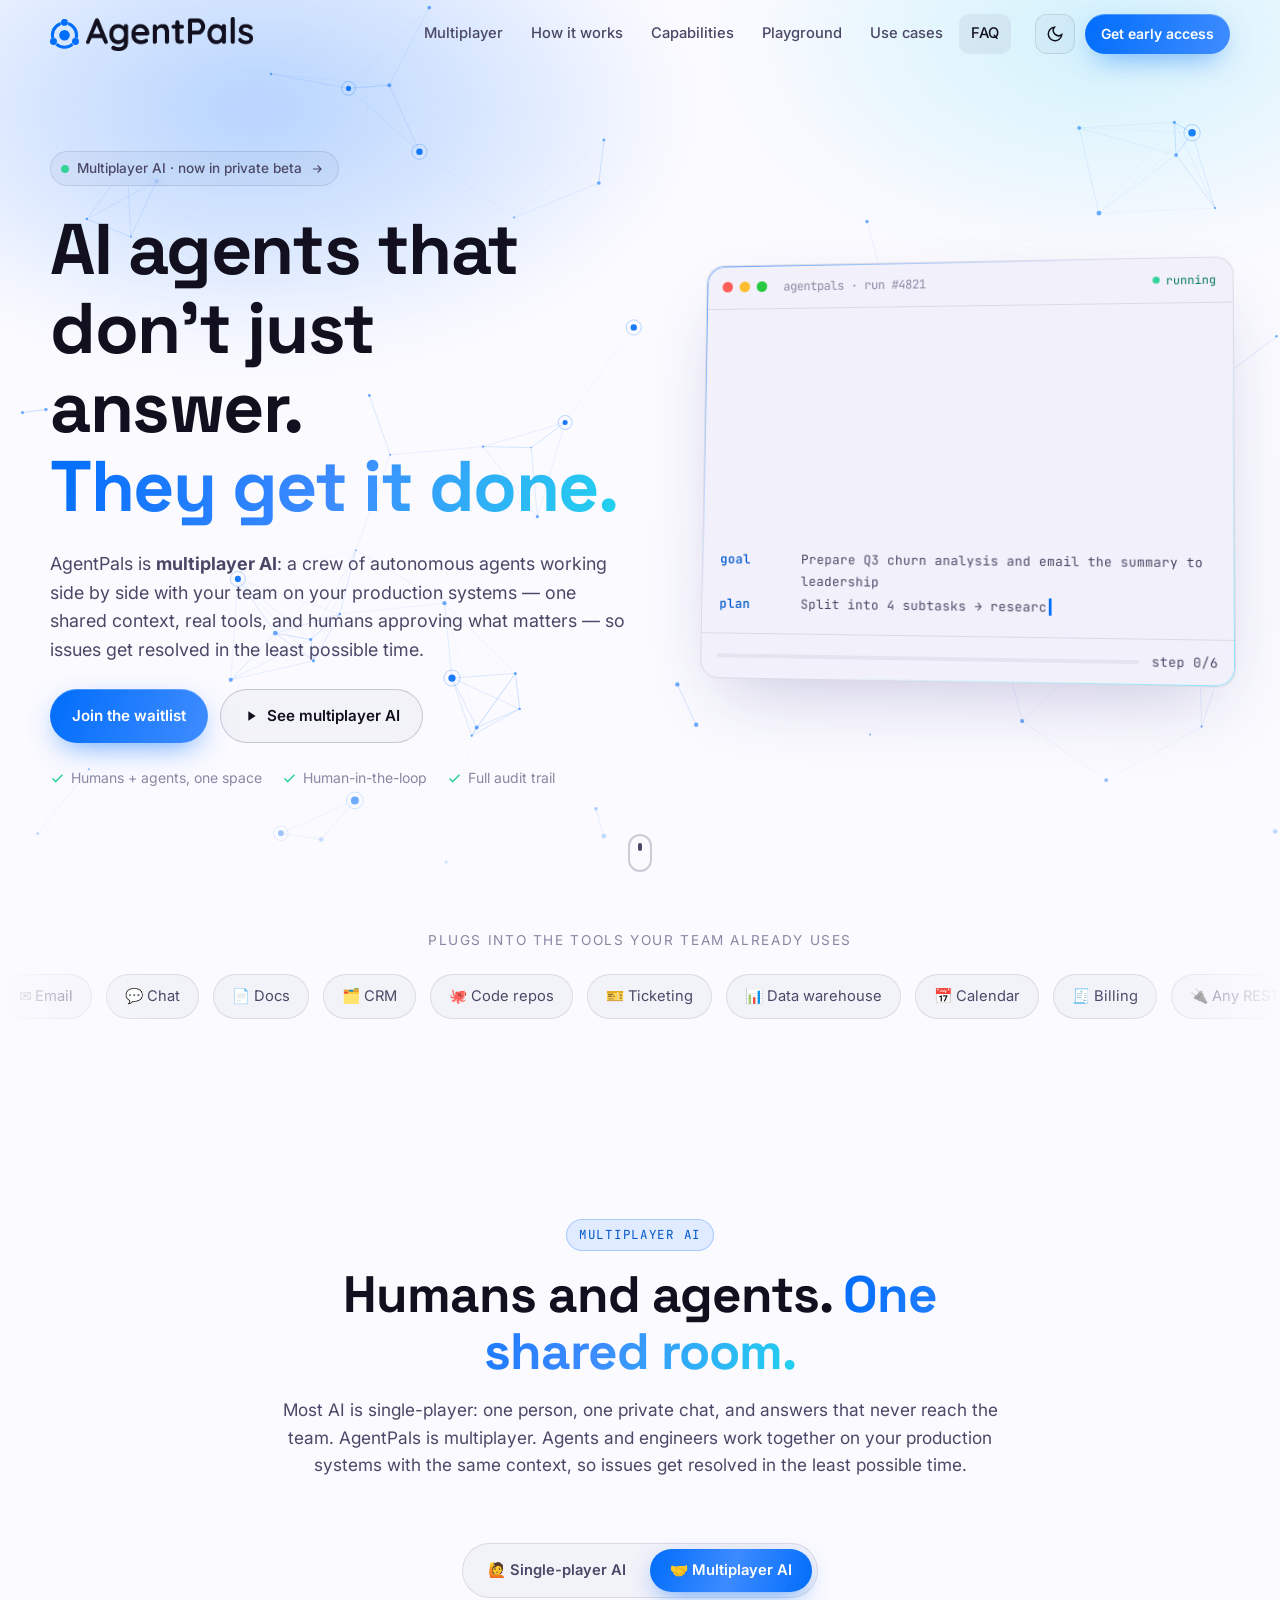
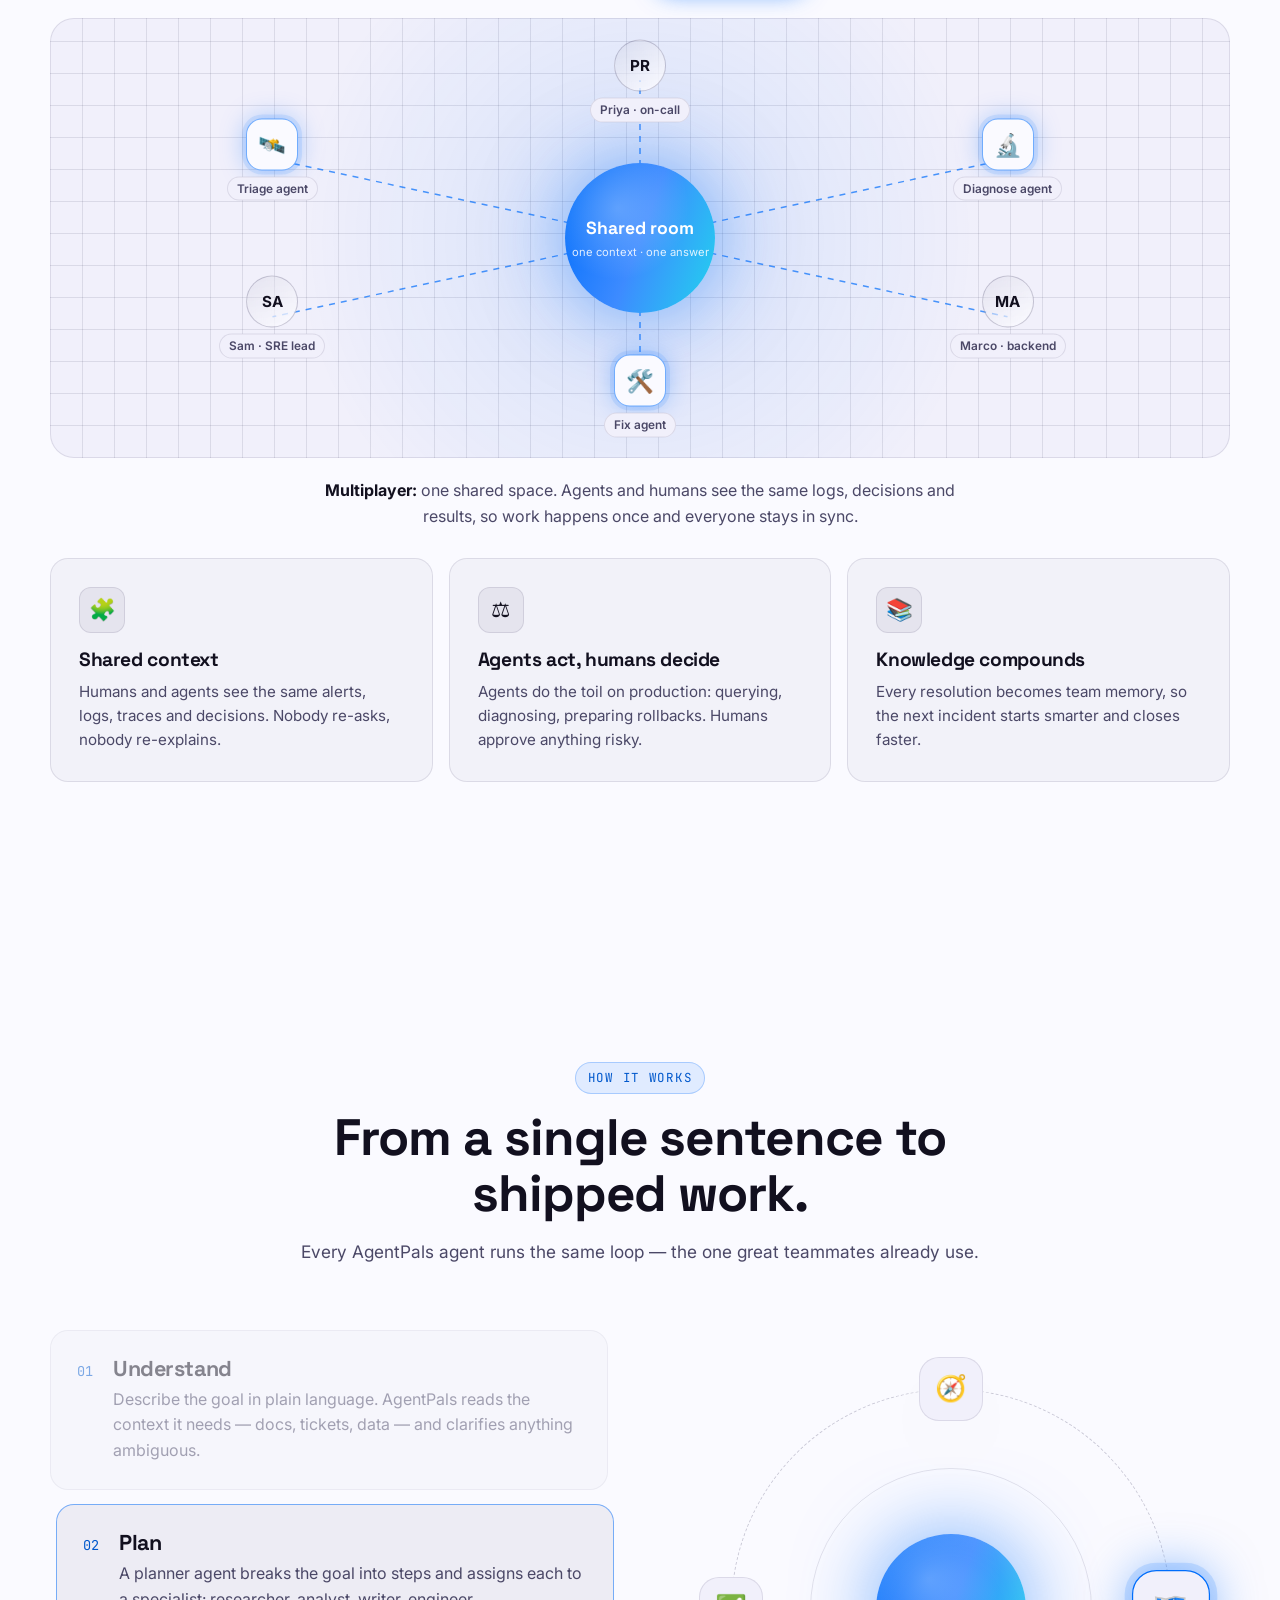
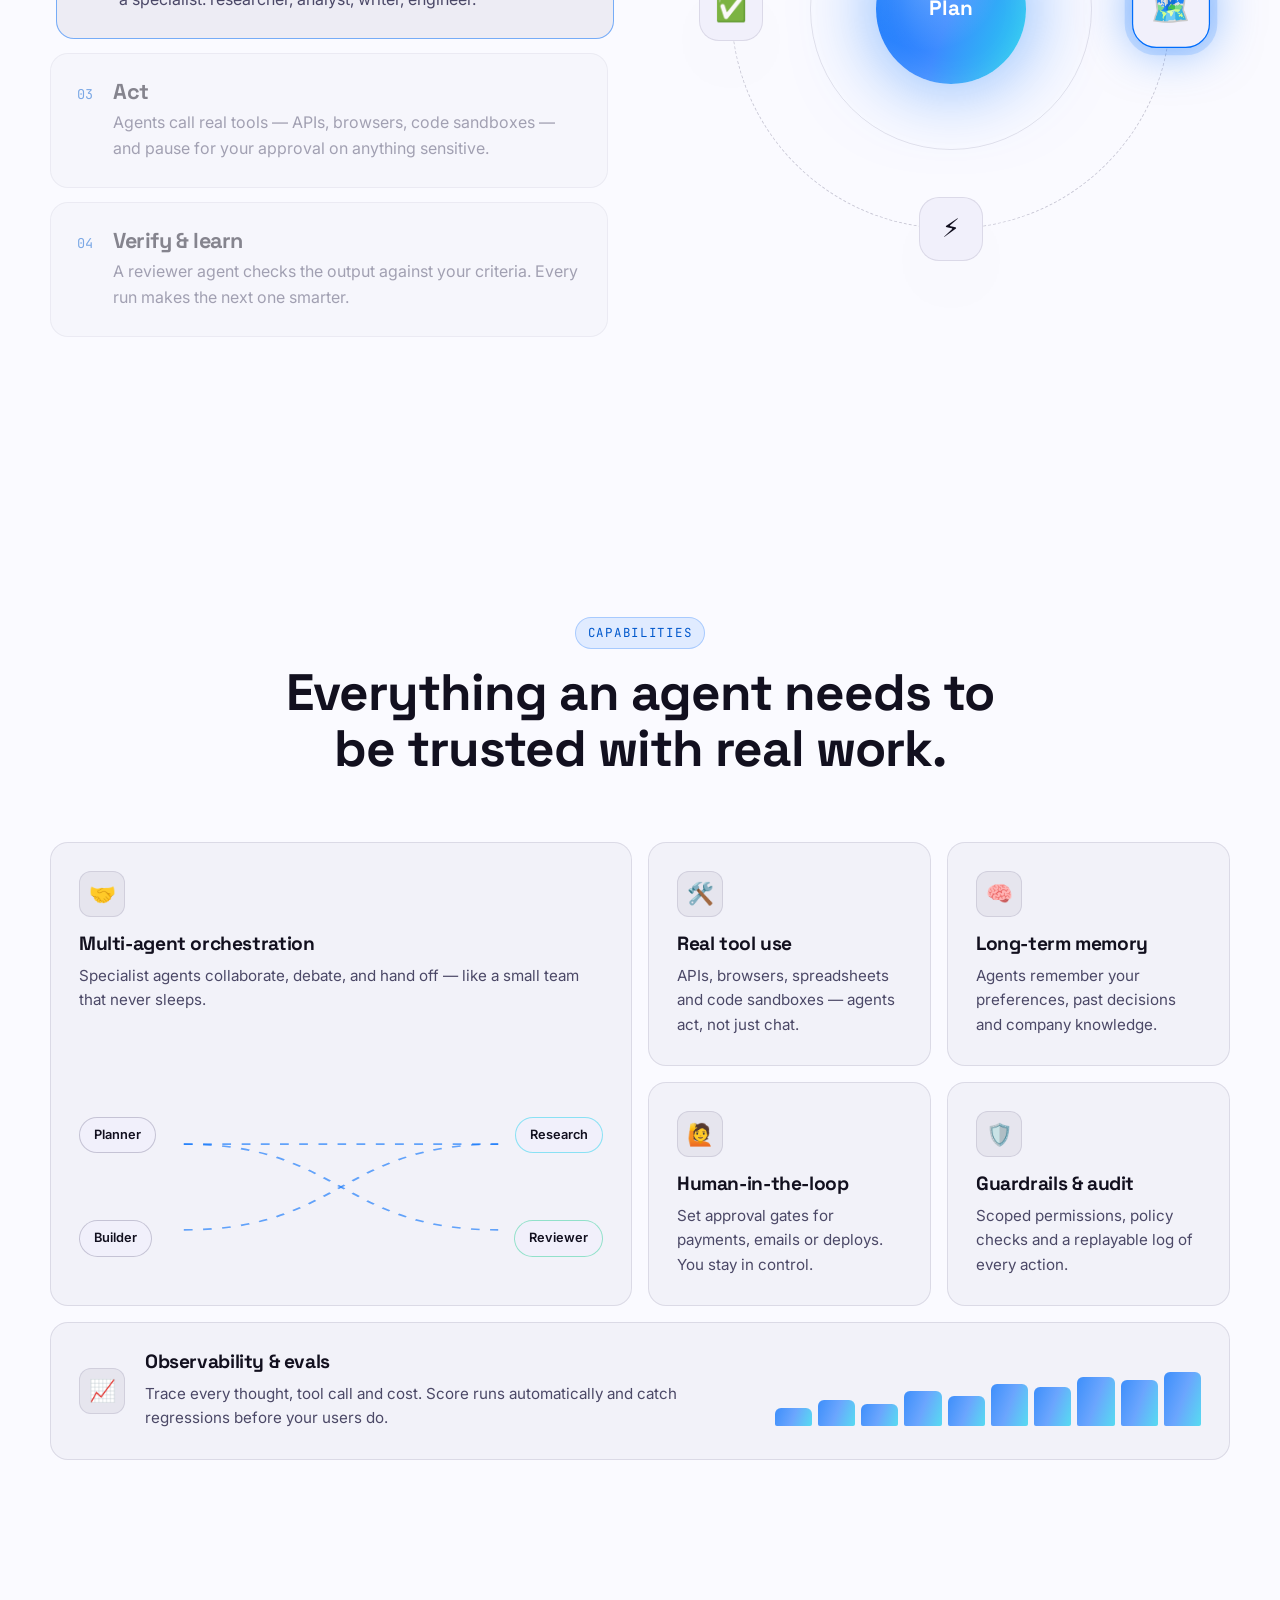
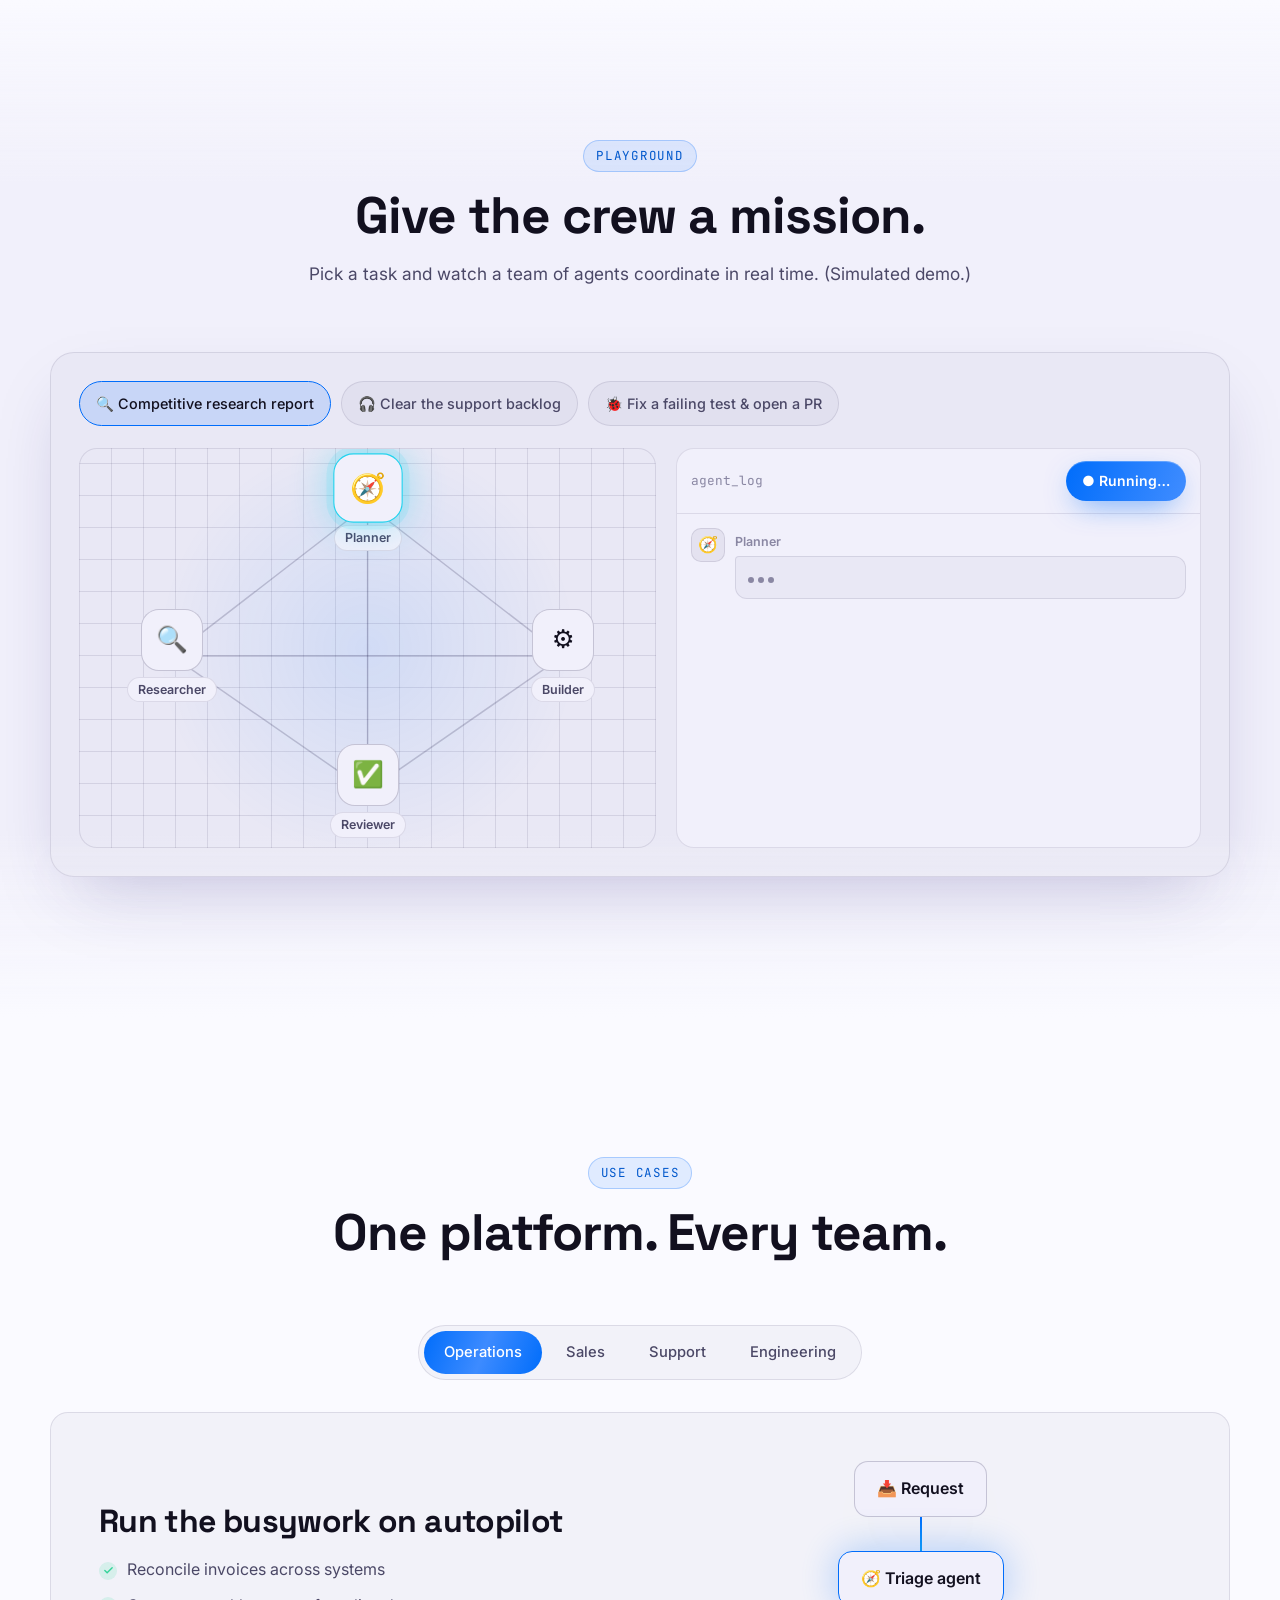
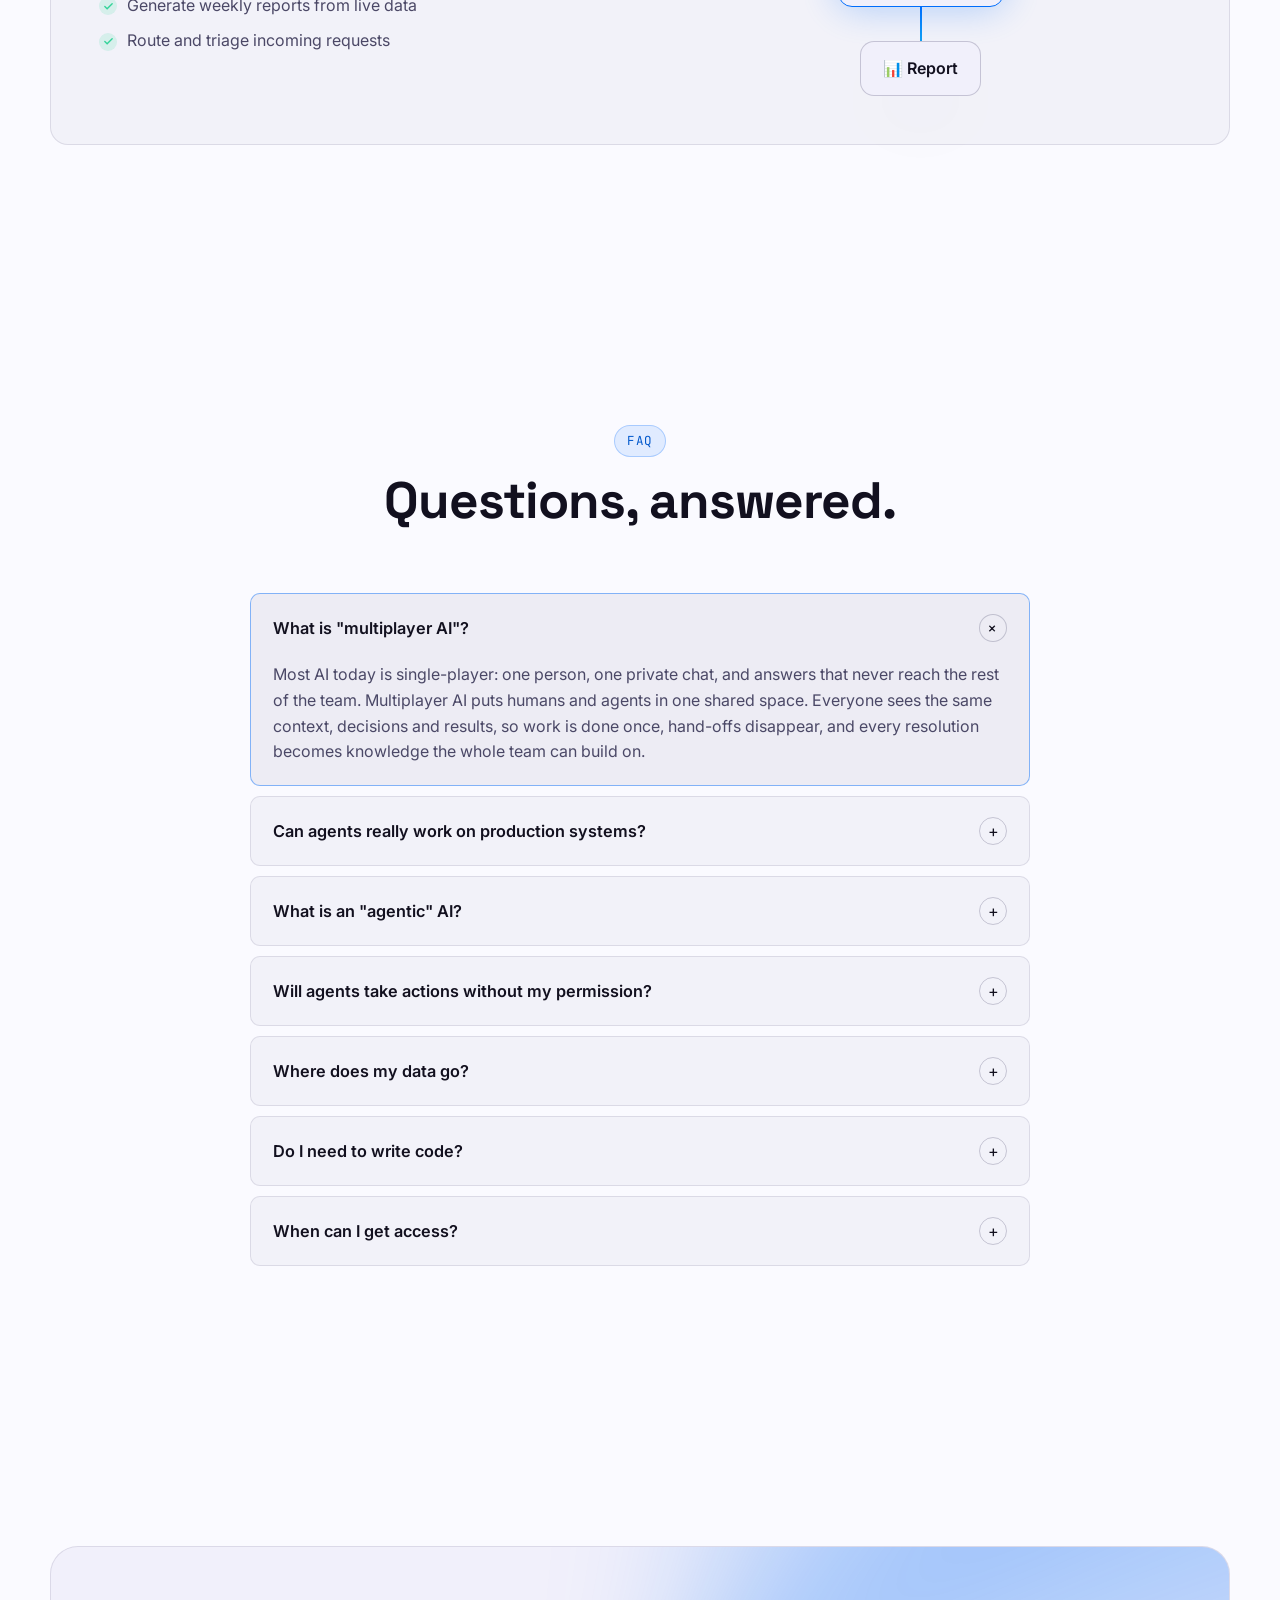
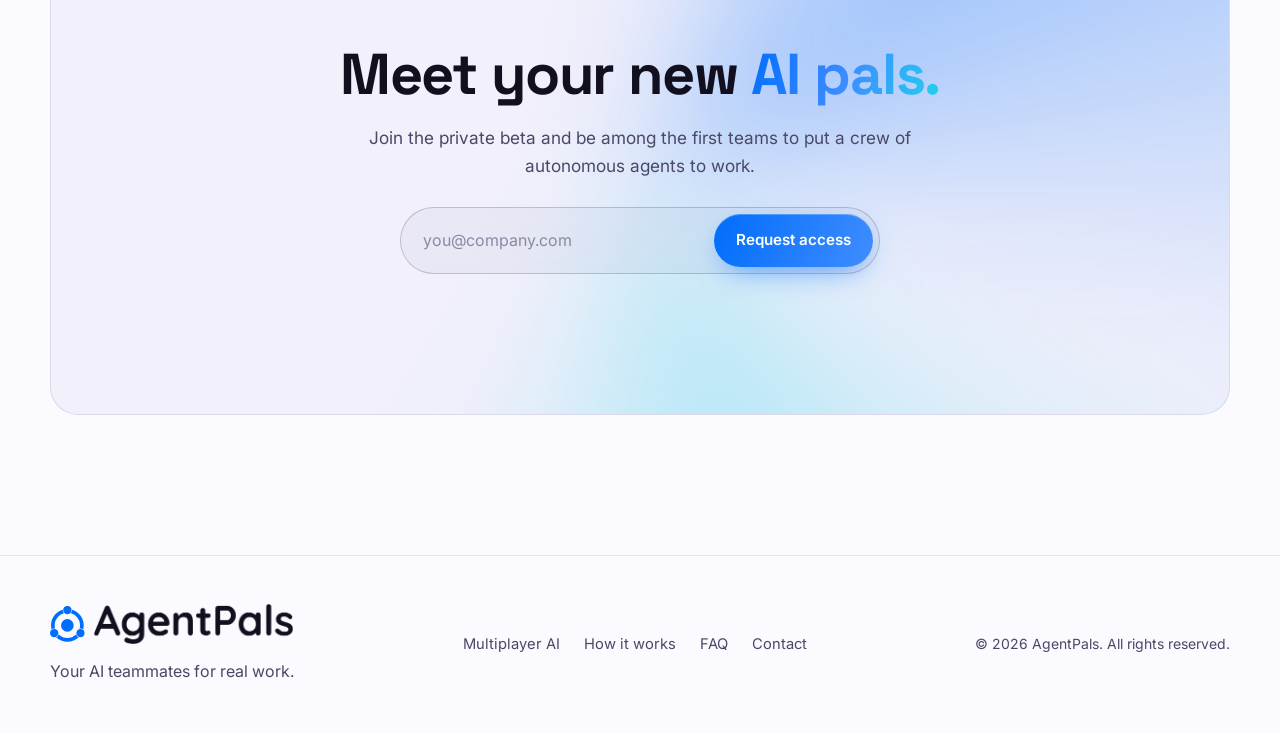
<file: index.html>
<!doctype html>
<html lang="en" data-theme="dark">
<head>
  <meta charset="utf-8" />
  <meta name="viewport" content="width=device-width, initial-scale=1" />
  <title>AgentPals — Autonomous AI agents for real work</title>
  <meta name="description" content="AgentPals deploys teams of autonomous AI agents that plan, use your tools, and deliver finished work — with humans in the loop where it matters." />
  <meta name="theme-color" content="#07070c" />

  <!-- Open Graph / social -->
  <meta property="og:type" content="website" />
  <meta property="og:title" content="AgentPals — Autonomous AI agents for real work" />
  <meta property="og:description" content="Teams of AI agents that plan, act, and deliver — safely." />
  <meta property="og:image" content="assets/og-image.svg" />
  <meta name="twitter:card" content="summary_large_image" />

  <link rel="icon" href="assets/favicon.svg" type="image/svg+xml" />
  <link rel="preconnect" href="https://fonts.googleapis.com" />
  <link rel="preconnect" href="https://fonts.gstatic.com" crossorigin />
  <link href="https://fonts.googleapis.com/css2?family=Inter:wght@400;500;600&family=JetBrains+Mono:wght@400;500&family=Space+Grotesk:wght@500;600;700&display=swap" rel="stylesheet" />
  <link rel="stylesheet" href="css/style.css" />

  <!-- Apply saved theme before paint to avoid a flash -->
  <script>
    (function () {
      var t = null;
      try { t = localStorage.getItem('theme'); } catch (e) {}
      if (!t && window.matchMedia('(prefers-color-scheme: light)').matches) t = 'light';
      if (t) document.documentElement.dataset.theme = t;
    })();
  </script>
</head>
<body>
  <!-- AgentPals mark, defined once and reused with <use href="#ap-mark"> -->
  <svg width="0" height="0" style="position:absolute" aria-hidden="true" focusable="false">
    <defs>
      <mask id="ap-gap" maskUnits="userSpaceOnUse" x="-160" y="-170" width="320" height="320">
        <rect x="-160" y="-170" width="320" height="320" fill="#fff"/>
        <circle cx="0" cy="-121" r="36.5" fill="#000"/><circle cx="-104" cy="61" r="36.5" fill="#000"/><circle cx="104" cy="61" r="36.5" fill="#000"/>
      </mask>
    </defs>
    <symbol id="ap-mark" viewBox="-137 -153 274 284">
      <g fill="#006dfb">
        <circle r="114.5" fill="none" stroke="#006dfb" stroke-width="29" mask="url(#ap-gap)"/>
        <circle r="50"/>
        <circle cx="0" cy="-121" r="33"/><circle cx="-104" cy="61" r="33"/><circle cx="104" cy="61" r="33"/>
      </g>
    </symbol>
  </svg>

  <a class="skip-link" href="#main">Skip to content</a>

  <!-- ============ NAV ============ -->
  <header class="nav" id="nav">
    <div class="container nav__inner">
      <a href="#" class="brand" aria-label="AgentPals home">
        <svg class="brand__mark" aria-hidden="true"><use href="#ap-mark"/></svg>
        <span class="brand__word" aria-hidden="true"></span>
      </a>

      <nav class="nav__links" id="navLinks" aria-label="Primary">
        <a href="#multiplayer">Multiplayer</a>
        <a href="#how">How it works</a>
        <a href="#capabilities">Capabilities</a>
        <a href="#playground">Playground</a>
        <a href="#usecases">Use cases</a>
        <a href="#faq">FAQ</a>
      </nav>

      <div class="nav__actions">
        <button class="icon-btn" id="themeToggle" aria-label="Toggle color theme">
          <svg class="i-sun" viewBox="0 0 24 24" aria-hidden="true"><circle cx="12" cy="12" r="4"/><path d="M12 2v2M12 20v2M4.9 4.9l1.4 1.4M17.7 17.7l1.4 1.4M2 12h2M20 12h2M4.9 19.1l1.4-1.4M17.7 6.3l1.4-1.4"/></svg>
          <svg class="i-moon" viewBox="0 0 24 24" aria-hidden="true"><path d="M21 12.8A9 9 0 1 1 11.2 3a7 7 0 0 0 9.8 9.8z"/></svg>
        </button>
        <a href="#waitlist" class="btn btn--primary btn--sm hide-sm">Get early access</a>
        <button class="icon-btn menu-btn" id="menuBtn" aria-label="Open menu" aria-expanded="false" aria-controls="navLinks">
          <span></span><span></span>
        </button>
      </div>
    </div>
  </header>

  <main id="main">
    <!-- ============ HERO ============ -->
    <section class="hero" id="top">
      <canvas class="hero__canvas" id="netCanvas" aria-hidden="true"></canvas>
      <div class="hero__glow" aria-hidden="true"></div>

      <div class="container hero__grid">
        <div class="hero__copy">
          <a href="#waitlist" class="pill reveal">
            <span class="pill__dot"></span> Multiplayer AI · now in private beta
            <svg viewBox="0 0 24 24" aria-hidden="true"><path d="M5 12h14M13 6l6 6-6 6"/></svg>
          </a>
          <h1 class="hero__title reveal">
            AI agents that don't just answer.<br />
            <span class="grad">They get it done.</span>
          </h1>
          <p class="hero__sub reveal">
            AgentPals is <strong>multiplayer AI</strong>: a crew of autonomous agents working side by side with your team
            on your production systems — one shared context, real tools, and humans approving what matters — so issues
            get resolved in the least possible time.
          </p>
          <div class="hero__ctas reveal">
            <a href="#waitlist" class="btn btn--primary magnetic">Join the waitlist</a>
            <a href="#multiplayer" class="btn btn--ghost">
              <svg viewBox="0 0 24 24" aria-hidden="true"><path d="M8 5v14l11-7z"/></svg>
              See multiplayer AI
            </a>
          </div>
          <ul class="hero__meta reveal">
            <li><svg viewBox="0 0 24 24"><path d="M20 6 9 17l-5-5"/></svg>Humans + agents, one space</li>
            <li><svg viewBox="0 0 24 24"><path d="M20 6 9 17l-5-5"/></svg>Human-in-the-loop</li>
            <li><svg viewBox="0 0 24 24"><path d="M20 6 9 17l-5-5"/></svg>Full audit trail</li>
          </ul>
        </div>

        <!-- Live agent console -->
        <div class="console reveal" aria-label="Example agent run">
          <div class="console__bar">
            <span class="dot r"></span><span class="dot y"></span><span class="dot g"></span>
            <span class="console__title">agentpals · run #4821</span>
            <span class="console__status"><span class="live"></span>running</span>
          </div>
          <div class="console__body" id="consoleBody" aria-live="off"></div>
          <div class="console__foot">
            <div class="progress"><span id="consoleProgress"></span></div>
            <span class="muted mono" id="consoleStep">step 0/6</span>
          </div>
        </div>
      </div>

      <a href="#stack" class="scroll-cue" aria-label="Scroll down"><span></span></a>
    </section>

    <!-- ============ STACK MARQUEE ============ -->
    <section class="stack" id="stack" aria-label="Integrations">
      <p class="stack__label">Plugs into the tools your team already uses</p>
      <div class="marquee">
        <div class="marquee__track">
          <span>✉️ Email</span><span>💬 Chat</span><span>📄 Docs</span><span>🗂️ CRM</span><span>🐙 Code repos</span>
          <span>🎫 Ticketing</span><span>📊 Data warehouse</span><span>📅 Calendar</span><span>🧾 Billing</span><span>🔌 Any REST API</span>
          <span aria-hidden="true">✉️ Email</span><span aria-hidden="true">💬 Chat</span><span aria-hidden="true">📄 Docs</span><span aria-hidden="true">🗂️ CRM</span><span aria-hidden="true">🐙 Code repos</span>
          <span aria-hidden="true">🎫 Ticketing</span><span aria-hidden="true">📊 Data warehouse</span><span aria-hidden="true">📅 Calendar</span><span aria-hidden="true">🧾 Billing</span><span aria-hidden="true">🔌 Any REST API</span>
        </div>
      </div>
    </section>

    <!-- ============ MULTIPLAYER AI ============ -->
    <section class="section mp" id="multiplayer">
      <div class="container">
        <header class="section__head reveal">
          <span class="eyebrow">Multiplayer AI</span>
          <h2>Humans and agents. <span class="grad">One shared room.</span></h2>
          <p>Most AI is single-player: one person, one private chat, and answers that never reach the team.
             AgentPals is multiplayer. Agents and engineers work together on your production systems with the same context,
             so issues get resolved in the least possible time.</p>
        </header>

        <!-- Single-player vs multiplayer -->
        <div class="mp__compare reveal">
          <div class="seg" role="radiogroup" aria-label="Compare AI modes">
            <button role="radio" aria-checked="false" data-mode="single">🙋 Single-player AI</button>
            <button role="radio" aria-checked="true" data-mode="multi">🤝 Multiplayer AI</button>
            <span class="seg__ink" aria-hidden="true"></span>
          </div>

          <div class="mp__viz" id="mpViz" data-mode="multi" aria-hidden="true">
            <span class="silo s1"><em>private chat</em></span><span class="silo s2"><em>private chat</em></span><span class="silo s3"><em>private chat</em></span>
            <svg class="mp__spokes" viewBox="0 0 100 100" preserveAspectRatio="none">
              <line x1="50" y1="50" x2="50" y2="14"/><line x1="50" y1="50" x2="81.2" y2="32"/><line x1="50" y1="50" x2="81.2" y2="68"/>
              <line x1="50" y1="50" x2="50" y2="86"/><line x1="50" y1="50" x2="18.8" y2="68"/><line x1="50" y1="50" x2="18.8" y2="32"/>
            </svg>
            <div class="mp__hub"><strong>Shared room</strong><small>one context · one answer</small></div>
            <div class="pal pal--human" style="--sx:18%;--sy:40%;--mx:50%;--my:14%"><span>PR</span><b>Priya · on-call</b></div>
            <div class="pal pal--agent" style="--sx:18%;--sy:66%;--mx:18.8%;--my:32%"><span>🛰️</span><b>Triage agent</b></div>
            <div class="pal pal--human" style="--sx:50%;--sy:40%;--mx:81.2%;--my:68%"><span>MA</span><b>Marco · backend</b></div>
            <div class="pal pal--agent" style="--sx:50%;--sy:66%;--mx:81.2%;--my:32%"><span>🔬</span><b>Diagnose agent</b></div>
            <div class="pal pal--human" style="--sx:82%;--sy:40%;--mx:18.8%;--my:68%"><span>SA</span><b>Sam · SRE lead</b></div>
            <div class="pal pal--agent" style="--sx:82%;--sy:66%;--mx:50%;--my:86%"><span>🛠️</span><b>Fix agent</b></div>
            <span class="q q1">“Is checkout down?”</span><span class="q q2">“Is checkout down?”</span><span class="q q3">“Which deploy broke it?”</span>
          </div>

          <div class="mp__captions">
            <p class="mp__cap" data-for="single"><b>Single-player:</b> everyone has a private AI. The same question gets asked three times, answers conflict, and context gets lost in DMs and copy-paste.</p>
            <p class="mp__cap" data-for="multi"><b>Multiplayer:</b> one shared space. Agents and humans see the same logs, decisions and results, so work happens once and everyone stays in sync.</p>
          </div>
        </div>

        <!-- Principles -->
        <div class="mp__pillars">
          <article class="card reveal spotlight">
            <div class="card__icon">🧩</div>
            <h3>Shared context</h3>
            <p>Humans and agents see the same alerts, logs, traces and decisions. Nobody re-asks, nobody re-explains.</p>
          </article>
          <article class="card reveal spotlight">
            <div class="card__icon">⚖️</div>
            <h3>Agents act, humans decide</h3>
            <p>Agents do the toil on production: querying, diagnosing, preparing rollbacks. Humans approve anything risky.</p>
          </article>
          <article class="card reveal spotlight">
            <div class="card__icon">📚</div>
            <h3>Knowledge compounds</h3>
            <p>Every resolution becomes team memory, so the next incident starts smarter and closes faster.</p>
          </article>
        </div>
      </div>
    </section>

    <!-- ============ HOW IT WORKS ============ -->
    <section class="section" id="how">
      <div class="container">
        <header class="section__head reveal">
          <span class="eyebrow">How it works</span>
          <h2>From a single sentence to shipped work.</h2>
          <p>Every AgentPals agent runs the same loop — the one great teammates already use.</p>
        </header>

        <div class="loop">
          <ol class="loop__steps" id="loopSteps">
            <li class="loop__step is-active" data-step="0">
              <span class="loop__num">01</span>
              <div><h3>Understand</h3><p>Describe the goal in plain language. AgentPals reads the context it needs — docs, tickets, data — and clarifies anything ambiguous.</p></div>
            </li>
            <li class="loop__step" data-step="1">
              <span class="loop__num">02</span>
              <div><h3>Plan</h3><p>A planner agent breaks the goal into steps and assigns each to a specialist: researcher, analyst, writer, engineer.</p></div>
            </li>
            <li class="loop__step" data-step="2">
              <span class="loop__num">03</span>
              <div><h3>Act</h3><p>Agents call real tools — APIs, browsers, code sandboxes — and pause for your approval on anything sensitive.</p></div>
            </li>
            <li class="loop__step" data-step="3">
              <span class="loop__num">04</span>
              <div><h3>Verify &amp; learn</h3><p>A reviewer agent checks the output against your criteria. Every run makes the next one smarter.</p></div>
            </li>
          </ol>

          <div class="loop__visual" aria-hidden="true">
            <div class="orbit">
              <div class="orbit__ring r1"></div>
              <div class="orbit__ring r2"></div>
              <div class="orbit__core"><span id="loopCoreLabel">Understand</span></div>
              <div class="orbit__node n0 is-on">🧭</div>
              <div class="orbit__node n1">🗺️</div>
              <div class="orbit__node n2">⚡</div>
              <div class="orbit__node n3">✅</div>
            </div>
          </div>
        </div>
      </div>
    </section>

    <!-- ============ CAPABILITIES (BENTO) ============ -->
    <section class="section" id="capabilities">
      <div class="container">
        <header class="section__head reveal">
          <span class="eyebrow">Capabilities</span>
          <h2>Everything an agent needs to be trusted with real work.</h2>
        </header>

        <div class="bento">
          <article class="card card--xl reveal spotlight">
            <div class="card__icon">🤝</div>
            <h3>Multi-agent orchestration</h3>
            <p>Specialist agents collaborate, debate, and hand off — like a small team that never sleeps.</p>
            <div class="mini-graph" aria-hidden="true">
              <span class="mg-node a">Planner</span>
              <span class="mg-node b">Research</span>
              <span class="mg-node c">Builder</span>
              <span class="mg-node d">Reviewer</span>
              <svg viewBox="0 0 300 140" preserveAspectRatio="none"><path class="mg-line" d="M60 30 C150 30 150 110 240 110"/><path class="mg-line" d="M60 30 C150 30 150 30 240 30"/><path class="mg-line" d="M60 110 C150 110 150 30 240 30"/></svg>
            </div>
          </article>
          <article class="card reveal spotlight">
            <div class="card__icon">🛠️</div>
            <h3>Real tool use</h3>
            <p>APIs, browsers, spreadsheets and code sandboxes — agents act, not just chat.</p>
          </article>
          <article class="card reveal spotlight">
            <div class="card__icon">🧠</div>
            <h3>Long-term memory</h3>
            <p>Agents remember your preferences, past decisions and company knowledge.</p>
          </article>
          <article class="card reveal spotlight">
            <div class="card__icon">🙋</div>
            <h3>Human-in-the-loop</h3>
            <p>Set approval gates for payments, emails or deploys. You stay in control.</p>
          </article>
          <article class="card reveal spotlight">
            <div class="card__icon">🛡️</div>
            <h3>Guardrails &amp; audit</h3>
            <p>Scoped permissions, policy checks and a replayable log of every action.</p>
          </article>
          <article class="card card--wide reveal spotlight">
            <div class="card__icon">📈</div>
            <h3>Observability &amp; evals</h3>
            <p>Trace every thought, tool call and cost. Score runs automatically and catch regressions before your users do.</p>
            <div class="spark" aria-hidden="true">
              <i style="--h:30%"></i><i style="--h:45%"></i><i style="--h:38%"></i><i style="--h:60%"></i><i style="--h:52%"></i><i style="--h:72%"></i><i style="--h:66%"></i><i style="--h:84%"></i><i style="--h:78%"></i><i style="--h:92%"></i>
            </div>
          </article>
        </div>
      </div>
    </section>

    <!-- ============ PLAYGROUND ============ -->
    <section class="section section--tint" id="playground">
      <div class="container">
        <header class="section__head reveal">
          <span class="eyebrow">Playground</span>
          <h2>Give the crew a mission.</h2>
          <p>Pick a task and watch a team of agents coordinate in real time. <span class="muted">(Simulated demo.)</span></p>
        </header>

        <div class="pg reveal">
          <div class="pg__missions" role="radiogroup" aria-label="Choose a mission">
            <button class="chip is-active" role="radio" aria-checked="true" data-mission="research">🔍 Competitive research report</button>
            <button class="chip" role="radio" aria-checked="false" data-mission="support">🎧 Clear the support backlog</button>
            <button class="chip" role="radio" aria-checked="false" data-mission="code">🐞 Fix a failing test &amp; open a PR</button>
          </div>

          <div class="pg__stage">
            <div class="pg__graph" id="pgGraph">
              <svg class="pg__wires" id="pgWires" aria-hidden="true"></svg>
              <div class="agent" data-agent="planner"  style="--x:50%;--y:14%"><span class="agent__av">🧭</span><span class="agent__name">Planner</span></div>
              <div class="agent" data-agent="research" style="--x:16%;--y:52%"><span class="agent__av">🔍</span><span class="agent__name">Researcher</span></div>
              <div class="agent" data-agent="builder"  style="--x:84%;--y:52%"><span class="agent__av">⚙️</span><span class="agent__name">Builder</span></div>
              <div class="agent" data-agent="review"   style="--x:50%;--y:86%"><span class="agent__av">✅</span><span class="agent__name">Reviewer</span></div>
            </div>

            <div class="pg__log">
              <div class="pg__logHead">
                <span class="mono">agent_log</span>
                <button class="btn btn--primary btn--sm" id="pgRun">▶ Deploy agents</button>
              </div>
              <ul class="pg__msgs" id="pgMsgs" aria-live="polite">
                <li class="pg__empty">Choose a mission and press <b>Deploy agents</b>.</li>
              </ul>
            </div>
          </div>
        </div>
      </div>
    </section>

    <!-- ============ USE CASES ============ -->
    <section class="section" id="usecases">
      <div class="container">
        <header class="section__head reveal">
          <span class="eyebrow">Use cases</span>
          <h2>One platform. Every team.</h2>
        </header>

        <div class="tabs reveal">
          <div class="tabs__list" role="tablist" aria-label="Use cases">
            <button role="tab" id="tab-ops" aria-controls="panel-ops" aria-selected="true">Operations</button>
            <button role="tab" id="tab-sales" aria-controls="panel-sales" aria-selected="false" tabindex="-1">Sales</button>
            <button role="tab" id="tab-support" aria-controls="panel-support" aria-selected="false" tabindex="-1">Support</button>
            <button role="tab" id="tab-eng" aria-controls="panel-eng" aria-selected="false" tabindex="-1">Engineering</button>
            <span class="tabs__ink" aria-hidden="true"></span>
          </div>

          <div class="tabs__panel" role="tabpanel" id="panel-ops" aria-labelledby="tab-ops">
            <div><h3>Run the busywork on autopilot</h3>
              <ul class="ticks"><li>Reconcile invoices across systems</li><li>Generate weekly reports from live data</li><li>Route and triage incoming requests</li></ul></div>
            <div class="flow"><span>📥 Request</span><i></i><span>🧭 Triage agent</span><i></i><span>📊 Report</span></div>
          </div>
          <div class="tabs__panel" role="tabpanel" id="panel-sales" aria-labelledby="tab-sales" hidden>
            <div><h3>A research team for every rep</h3>
              <ul class="ticks"><li>Account research before every call</li><li>Personalized follow-ups, drafted for approval</li><li>CRM kept clean and up to date</li></ul></div>
            <div class="flow"><span>🏢 Lead</span><i></i><span>🔍 Research agent</span><i></i><span>✉️ Draft</span></div>
          </div>
          <div class="tabs__panel" role="tabpanel" id="panel-support" aria-labelledby="tab-support" hidden>
            <div><h3>Resolve, don't just respond</h3>
              <ul class="ticks"><li>Diagnose issues using account data</li><li>Take actions like refunds — with approval gates</li><li>Escalate to humans with full context</li></ul></div>
            <div class="flow"><span>🎫 Ticket</span><i></i><span>🎧 Support agent</span><i></i><span>✅ Resolved</span></div>
          </div>
          <div class="tabs__panel" role="tabpanel" id="panel-eng" aria-labelledby="tab-eng" hidden>
            <div><h3>Ship more, toil less</h3>
              <ul class="ticks"><li>Fix flaky tests and open PRs</li><li>Upgrade dependencies safely</li><li>Investigate incidents from logs</li></ul></div>
            <div class="flow"><span>🐞 Bug</span><i></i><span>⚙️ Coding agent</span><i></i><span>🔀 PR</span></div>
          </div>
        </div>
      </div>
    </section>

    <!-- ============ FAQ ============ -->
    <section class="section" id="faq">
      <div class="container container--narrow">
        <header class="section__head reveal">
          <span class="eyebrow">FAQ</span>
          <h2>Questions, answered.</h2>
        </header>
        <div class="faq reveal">
          <details open><summary>What is "multiplayer AI"?</summary><p>Most AI today is single-player: one person, one private chat, and answers that never reach the rest of the team. Multiplayer AI puts humans and agents in one shared space. Everyone sees the same context, decisions and results, so work is done once, hand-offs disappear, and every resolution becomes knowledge the whole team can build on.</p></details>
          <details><summary>Can agents really work on production systems?</summary><p>Yes, within guardrails you define. Agents can read logs, metrics and traces, run diagnostics and prepare fixes or rollbacks. Anything that changes production waits for a human approval in the shared room, and every action is recorded in the audit trail.</p></details>
          <details><summary>What is an "agentic" AI?</summary><p>Instead of answering one prompt, an agent pursues a goal: it plans steps, uses tools, checks its own work and keeps going until the task is done — or until it needs you.</p></details>
          <details><summary>Will agents take actions without my permission?</summary><p>Only the ones you allow. You decide which actions run automatically and which require a human approval, per agent and per tool.</p></details>
          <details><summary>Where does my data go?</summary><p>Your data is used only to complete your tasks. Private deployment is available, so your data never has to leave your environment.</p></details>
          <details><summary>Do I need to write code?</summary><p>No. Describe the work in plain language. Developers can also use our API and SDK for deeper customization.</p></details>
          <details><summary>When can I get access?</summary><p>We're onboarding beta teams in waves. Join the waitlist and we'll reach out personally.</p></details>
        </div>
      </div>
    </section>

    <!-- ============ CTA / WAITLIST ============ -->
    <section class="section" id="waitlist">
      <div class="container">
        <div class="cta reveal">
          <div class="cta__glow" aria-hidden="true"></div>
          <h2>Meet your new <span class="grad">AI pals.</span></h2>
          <p>Join the private beta and be among the first teams to put a crew of autonomous agents to work.</p>
          <form class="cta__form" id="waitlistForm" novalidate>
            <label class="sr-only" for="email">Work email</label>
            <input id="email" name="email" type="email" placeholder="you@company.com" autocomplete="email" required />
            <button class="btn btn--primary" type="submit">Request access</button>
          </form>
          <p class="cta__note" id="formNote" role="status"></p>
        </div>
      </div>
    </section>
  </main>

  <!-- ============ FOOTER ============ -->
  <footer class="footer">
    <div class="container footer__inner">
      <div>
        <a href="#" class="brand brand--lg" aria-label="AgentPals home">
          <svg class="brand__mark" aria-hidden="true"><use href="#ap-mark"/></svg>
          <span class="brand__word" aria-hidden="true"></span>
        </a>
        <p class="muted" style="margin-top:10px">Your AI teammates for real work.</p>
      </div>
      <nav class="footer__links" aria-label="Footer">
        <a href="#multiplayer">Multiplayer AI</a><a href="#how">How it works</a><a href="#faq">FAQ</a><a href="mailto:hello@example.com">Contact</a>
      </nav>
      <p class="muted small">© <span id="year"></span> AgentPals. All rights reserved.</p>
    </div>
  </footer>

  <script src="js/main.js" defer></script>
</body>
</html>
</file>
<file: css/style.css>
/* =========================================================
   AgentPals — Agentic AI landing page
   Design tokens → base → components → sections → utilities
   ========================================================= */

:root {
  /* AgentPals brand */
  --brand: #006dfb;
  --brand-2: #3d8bff;
  --cyan: #22d3ee;
  --grad: linear-gradient(110deg, var(--brand) 0%, var(--brand-2) 50%, var(--cyan) 100%);
  --grad-btn: linear-gradient(110deg, var(--brand) 0%, var(--brand-2) 50%, var(--brand) 100%);

  --radius: 18px;
  --radius-sm: 10px;
  --ease: cubic-bezier(.2, .8, .2, 1);
  --container: 1180px;

  --font-display: "Space Grotesk", system-ui, sans-serif;
  --font-body: "Inter", system-ui, sans-serif;
  --font-mono: "JetBrains Mono", ui-monospace, monospace;
}

/* Dark (default) */
:root,
[data-theme="dark"] {
  --bg: #07070c;
  --bg-2: #0d0d16;
  --surface: rgba(255, 255, 255, .035);
  --surface-2: rgba(255, 255, 255, .06);
  --border: rgba(255, 255, 255, .09);
  --border-strong: rgba(255, 255, 255, .18);
  --text: #ecebf5;
  --text-2: #a3a1b8;
  --text-3: #6f6d85;
  --shadow: 0 30px 80px -20px rgba(0, 0, 0, .7);
  --net-rgb: 96, 165, 250;
  --brand-text: #5aa2ff;
  color-scheme: dark;
}

[data-theme="light"] {
  --bg: #fafaff;
  --bg-2: #f1f0fb;
  --surface: rgba(20, 16, 60, .03);
  --surface-2: rgba(20, 16, 60, .055);
  --border: rgba(20, 16, 60, .1);
  --border-strong: rgba(20, 16, 60, .2);
  --text: #12101f;
  --text-2: #4b4867;
  --text-3: #8a87a3;
  --shadow: 0 30px 70px -25px rgba(40, 30, 120, .25);
  --net-rgb: 0, 109, 251;
  --brand-text: #0058cc;
  color-scheme: light;
}

/* ---------- Base ---------- */
*, *::before, *::after { box-sizing: border-box; }
html { scroll-behavior: smooth; -webkit-text-size-adjust: 100%; }
body {
  margin: 0;
  font-family: var(--font-body);
  font-size: 16px;
  line-height: 1.6;
  color: var(--text);
  background: var(--bg);
  -webkit-font-smoothing: antialiased;
  overflow-x: hidden;
  transition: background .4s var(--ease), color .4s var(--ease);
}
img, svg { display: block; max-width: 100%; }
a { color: inherit; text-decoration: none; }
button { font: inherit; color: inherit; cursor: pointer; background: none; border: 0; }
h1, h2, h3 { font-family: var(--font-display); line-height: 1.1; letter-spacing: -.02em; margin: 0; }
p { margin: 0; }
::selection { background: rgba(0, 109, 251, .35); }
:focus-visible { outline: 2px solid var(--cyan); outline-offset: 3px; border-radius: 6px; }

.container { width: min(var(--container), 100% - 32px); margin-inline: auto; }
.container--narrow { --container: 780px; }
.muted { color: var(--text-2); }
.small { font-size: .875rem; }
.mono { font-family: var(--font-mono); font-size: .8rem; }
.grad { background: var(--grad); -webkit-background-clip: text; background-clip: text; color: transparent; }
.sr-only { position: absolute; width: 1px; height: 1px; overflow: hidden; clip: rect(0 0 0 0); white-space: nowrap; }
.skip-link { position: absolute; left: 16px; top: -60px; z-index: 100; padding: 10px 16px; background: var(--brand); color: #fff; border-radius: 8px; }
.skip-link:focus { top: 16px; }

/* ---------- Buttons ---------- */
.btn {
  --pad: 14px 22px;
  display: inline-flex; align-items: center; justify-content: center; gap: 8px;
  padding: var(--pad);
  border-radius: 999px;
  font-weight: 600; font-size: .95rem;
  transition: transform .25s var(--ease), box-shadow .25s var(--ease), background .25s, border-color .25s;
  white-space: nowrap;
}
.btn svg { width: 16px; height: 16px; fill: currentColor; }
.btn--sm { --pad: 9px 16px; font-size: .875rem; }
.btn--block { width: 100%; }
.btn--primary {
  color: #fff;
  background: var(--grad-btn);
  background-size: 200% 100%;
  box-shadow: 0 10px 30px -10px rgba(0, 109, 251, .7), inset 0 1px 0 rgba(255, 255, 255, .25);
}
.btn--primary:hover { background-position: 100% 0; box-shadow: 0 14px 40px -10px rgba(34, 211, 238, .6), inset 0 1px 0 rgba(255,255,255,.25); }
.btn--ghost { border: 1px solid var(--border-strong); background: var(--surface); backdrop-filter: blur(8px); }
.btn--ghost:hover { border-color: var(--brand); background: var(--surface-2); }
.btn:active { transform: scale(.97); }

.icon-btn {
  width: 40px; height: 40px; display: grid; place-items: center;
  border-radius: 12px; border: 1px solid var(--border); background: var(--surface);
  transition: border-color .2s, background .2s;
}
.icon-btn:hover { border-color: var(--border-strong); background: var(--surface-2); }
.icon-btn svg { width: 18px; height: 18px; fill: none; stroke: currentColor; stroke-width: 2; stroke-linecap: round; }
[data-theme="dark"] .i-moon, [data-theme="light"] .i-sun { display: none; }

/* ---------- Nav ---------- */
.nav {
  position: fixed; inset: 0 0 auto; z-index: 50;
  padding: 14px 0;
  transition: padding .3s var(--ease), background .3s, border-color .3s, backdrop-filter .3s;
  border-bottom: 1px solid transparent;
}
.nav.is-scrolled {
  padding: 8px 0;
  background: color-mix(in srgb, var(--bg) 72%, transparent);
  backdrop-filter: blur(16px) saturate(160%);
  -webkit-backdrop-filter: blur(16px) saturate(160%);
  border-color: var(--border);
}
.nav__inner { display: flex; align-items: center; gap: 24px; }
/* Logo: SVG mark (always brand blue) + the original wordmark used as a mask,
   so the letters take the current text color in both light and dark themes. */
.brand { --logo-h: 30px; display: inline-flex; align-items: center; gap: calc(var(--logo-h) * .24); color: var(--text); }
.brand__mark { height: var(--logo-h); width: auto; aspect-ratio: 274 / 284; flex: none; transition: transform .6s var(--ease); }
.brand:hover .brand__mark { transform: rotate(120deg); }
.brand__word {
  display: block; height: calc(var(--logo-h) * 1.115); aspect-ratio: 3280 / 658;
  background: currentColor;
  -webkit-mask: url("../assets/wordmark.png") center / contain no-repeat;
  mask: url("../assets/wordmark.png") center / contain no-repeat;
}
.brand--lg { --logo-h: 36px; }
.nav__links { display: flex; gap: 4px; margin-left: auto; }
.nav__links a { padding: 8px 12px; border-radius: 10px; color: var(--text-2); font-size: .92rem; font-weight: 500; transition: color .2s, background .2s; }
.nav__links a:hover, .nav__links a.is-current { color: var(--text); background: var(--surface-2); }
.nav__actions { display: flex; align-items: center; gap: 10px; }
.menu-btn { display: none; flex-direction: column; gap: 5px; }
.menu-btn span { display: block; width: 16px; height: 2px; background: currentColor; border-radius: 2px; transition: transform .3s var(--ease); }
.menu-btn[aria-expanded="true"] span:first-child { transform: translateY(3.5px) rotate(45deg); }
.menu-btn[aria-expanded="true"] span:last-child { transform: translateY(-3.5px) rotate(-45deg); }

/* ---------- Pill ---------- */
.pill {
  display: inline-flex; align-items: center; gap: 8px;
  padding: 6px 14px 6px 10px;
  font-size: .85rem; font-weight: 500; color: var(--text-2);
  border: 1px solid var(--border); border-radius: 999px; background: var(--surface);
  backdrop-filter: blur(8px);
  transition: border-color .2s, color .2s;
}
.pill:hover { border-color: var(--brand); color: var(--text); }
.pill svg { width: 14px; height: 14px; fill: none; stroke: currentColor; stroke-width: 2; }
.pill__dot { width: 8px; height: 8px; border-radius: 50%; background: #34d399; box-shadow: 0 0 0 0 rgba(52, 211, 153, .6); animation: ping 2s infinite; }
@keyframes ping { 70% { box-shadow: 0 0 0 8px rgba(52, 211, 153, 0); } 100% { box-shadow: 0 0 0 0 rgba(52, 211, 153, 0); } }

/* ---------- Hero ---------- */
.hero { position: relative; min-height: 100svh; display: flex; align-items: center; padding: 120px 0 80px; overflow: hidden; isolation: isolate; }
.hero__canvas { position: absolute; inset: 0; width: 100%; height: 100%; z-index: -2; }
.hero__glow {
  position: absolute; z-index: -1; inset: -20% -10% auto; height: 80%;
  background:
    radial-gradient(40% 50% at 25% 40%, rgba(0, 109, 251, .28), transparent 70%),
    radial-gradient(35% 45% at 80% 30%, rgba(34, 211, 238, .18), transparent 70%);
  filter: blur(20px);
  animation: drift 18s ease-in-out infinite alternate;
}
@keyframes drift { to { transform: translate3d(3%, 4%, 0) scale(1.05); } }
.hero::after { /* fade into page */
  content: ""; position: absolute; inset: auto 0 0; height: 160px; z-index: -1;
  background: linear-gradient(to bottom, transparent, var(--bg));
}
.hero__grid { display: grid; grid-template-columns: 1.05fr .95fr; gap: 56px; align-items: center; }
.hero__copy { display: flex; flex-direction: column; align-items: flex-start; gap: 24px; }
.hero__title { font-size: clamp(2.5rem, 5.6vw, 4.6rem); font-weight: 700; }
.hero__sub { font-size: clamp(1.02rem, 1.4vw, 1.18rem); color: var(--text-2); max-width: 36rem; }
.hero__ctas { display: flex; flex-wrap: wrap; gap: 12px; }
.hero__meta { display: flex; flex-wrap: wrap; gap: 8px 20px; padding: 0; margin: 0; list-style: none; color: var(--text-3); font-size: .875rem; }
.hero__meta li { display: inline-flex; align-items: center; gap: 6px; }
.hero__meta svg { width: 15px; height: 15px; fill: none; stroke: #34d399; stroke-width: 2.5; }

.scroll-cue { position: absolute; bottom: 28px; left: 50%; translate: -50% 0; width: 24px; height: 38px; border: 2px solid var(--border-strong); border-radius: 14px; }
.scroll-cue span { position: absolute; left: 50%; top: 7px; width: 4px; height: 8px; translate: -50% 0; border-radius: 2px; background: var(--text-2); animation: cue 1.8s infinite; }
@keyframes cue { 0% { opacity: 0; transform: translateY(0); } 40% { opacity: 1; } 100% { opacity: 0; transform: translateY(12px); } }

/* ---------- Console ---------- */
.console {
  position: relative;
  border: 1px solid var(--border);
  border-radius: var(--radius);
  background: color-mix(in srgb, var(--bg-2) 82%, transparent);
  backdrop-filter: blur(18px);
  box-shadow: var(--shadow);
  overflow: hidden;
  transform: perspective(1200px) rotateY(-6deg) rotateX(3deg);
  transition: transform .6s var(--ease);
}
.console:hover { transform: perspective(1200px) rotateY(0) rotateX(0); }
.console::before { /* gradient border sheen */
  content: ""; position: absolute; inset: 0; border-radius: inherit; padding: 1px; pointer-events: none;
  background: linear-gradient(140deg, rgba(0, 109, 251,.6), transparent 40%, transparent 60%, rgba(34,211,238,.5));
  -webkit-mask: linear-gradient(#000 0 0) content-box, linear-gradient(#000 0 0);
  -webkit-mask-composite: xor; mask-composite: exclude;
}
.console__bar { display: flex; align-items: center; gap: 7px; padding: 12px 16px; border-bottom: 1px solid var(--border); }
.dot { width: 11px; height: 11px; border-radius: 50%; }
.dot.r { background: #ff5f57; } .dot.y { background: #febc2e; } .dot.g { background: #28c840; }
.console__title { margin-left: 10px; font-family: var(--font-mono); font-size: .78rem; color: var(--text-3); }
.console__status { margin-left: auto; display: inline-flex; align-items: center; gap: 6px; font-family: var(--font-mono); font-size: .72rem; color: #34d399; }
.live { width: 7px; height: 7px; border-radius: 50%; background: #34d399; animation: blink 1.2s infinite; }
@keyframes blink { 50% { opacity: .25; } }
.console__body { height: 330px; padding: 18px; overflow: hidden; font-family: var(--font-mono); font-size: .8rem; line-height: 1.75; display: flex; flex-direction: column; justify-content: flex-end; }
.console__line { display: flex; gap: 10px; opacity: 0; transform: translateY(6px); animation: lineIn .35s var(--ease) forwards; }
@keyframes lineIn { to { opacity: 1; transform: none; } }
.console__line .tag { flex: none; min-width: 74px; font-weight: 500; }
.tag--plan { color: #93c5fd; } .tag--tool { color: var(--cyan); } .tag--think { color: var(--text-3); }
.tag--ok { color: #34d399; } .tag--ask { color: #fbbf24; }
[data-theme="light"] .tag--plan { color: #0058cc; } [data-theme="light"] .tag--tool { color: #0e7490; }
[data-theme="light"] .tag--ok { color: #047857; } [data-theme="light"] .tag--ask { color: #b45309; }
[data-theme="light"] .console__status { color: #047857; }
.console__line .txt { color: var(--text-2); }
.caret::after { content: "▍"; color: var(--brand); animation: blink 1s infinite; margin-left: 2px; }
.console__foot { display: flex; align-items: center; gap: 12px; padding: 12px 16px; border-top: 1px solid var(--border); }
.progress { flex: 1; height: 4px; border-radius: 4px; background: var(--surface-2); overflow: hidden; }
.progress span { display: block; height: 100%; width: 0; background: var(--grad); border-radius: inherit; transition: width .6s var(--ease); }

/* ---------- Stack marquee ---------- */
.stack { padding: 30px 0 60px; text-align: center; }
.stack__label { font-size: .85rem; color: var(--text-3); text-transform: uppercase; letter-spacing: .12em; margin-bottom: 22px; }
.marquee { overflow: hidden; -webkit-mask: linear-gradient(90deg, transparent, #000 12%, #000 88%, transparent); mask: linear-gradient(90deg, transparent, #000 12%, #000 88%, transparent); }
.marquee__track { display: flex; gap: 14px; width: max-content; animation: marquee 40s linear infinite; }
.marquee:hover .marquee__track { animation-play-state: paused; }
.marquee__track span { padding: 10px 18px; border: 1px solid var(--border); border-radius: 999px; background: var(--surface); color: var(--text-2); font-size: .92rem; white-space: nowrap; }
@keyframes marquee { to { transform: translateX(calc(-50% - 7px)); } }

/* ---------- Sections ---------- */
.section { padding: clamp(80px, 11vw, 140px) 0; position: relative; }
.section--tint { background: linear-gradient(180deg, transparent, var(--bg-2) 18%, var(--bg-2) 82%, transparent); }
.section__head { max-width: 720px; margin: 0 auto clamp(40px, 6vw, 64px); text-align: center; display: grid; gap: 16px; justify-items: center; }
.section__head h2 { font-size: clamp(2rem, 4.2vw, 3.2rem); }
.section__head p { color: var(--text-2); font-size: 1.08rem; }
.eyebrow { font-family: var(--font-mono); font-size: .78rem; letter-spacing: .14em; text-transform: uppercase; color: var(--brand-text); padding: 5px 12px; border-radius: 999px; background: rgba(0, 109, 251, .1); border: 1px solid rgba(0, 109, 251, .25); }

/* ---------- How it works ---------- */
.loop { display: grid; grid-template-columns: 1fr 1fr; gap: 64px; align-items: start; }
.loop__steps { list-style: none; margin: 0; padding: 0; display: grid; gap: 14px; }
.loop__step {
  display: flex; gap: 20px; padding: 26px; cursor: pointer;
  border: 1px solid var(--border); border-radius: var(--radius); background: var(--surface);
  opacity: .5; transition: opacity .4s, border-color .4s, background .4s, transform .4s var(--ease);
}
.loop__step:hover { opacity: .8; }
.loop__step.is-active { opacity: 1; border-color: rgba(0, 109, 251, .5); background: var(--surface-2); transform: translateX(6px); }
.loop__num { font-family: var(--font-mono); font-size: .85rem; color: var(--brand-text); padding-top: 4px; }
.loop__step h3 { font-size: 1.35rem; margin-bottom: 6px; }
.loop__step p { color: var(--text-2); }

.loop__visual { position: sticky; top: 120px; display: grid; place-items: center; aspect-ratio: 1; }
.orbit { position: relative; width: min(100%, 440px); aspect-ratio: 1; }
.orbit__ring { position: absolute; inset: 0; border-radius: 50%; border: 1px dashed var(--border-strong); animation: spin 40s linear infinite; }
.orbit__ring.r2 { inset: 18%; border-style: solid; border-color: var(--border); animation-direction: reverse; animation-duration: 28s; }
@keyframes spin { to { transform: rotate(360deg); } }
.orbit__core {
  position: absolute; inset: 33%; border-radius: 50%; display: grid; place-items: center;
  background: radial-gradient(circle at 35% 30%, rgba(255,255,255,.25), transparent 50%), var(--grad);
  box-shadow: 0 0 80px rgba(0, 109, 251, .55), inset 0 0 30px rgba(255,255,255,.15);
  color: #fff; font-family: var(--font-display); font-weight: 700; font-size: clamp(1rem, 2vw, 1.3rem);
  animation: breathe 4s ease-in-out infinite;
}
@keyframes breathe { 50% { transform: scale(1.05); box-shadow: 0 0 120px rgba(34, 211, 238, .5), inset 0 0 30px rgba(255,255,255,.15); } }
#loopCoreLabel { transition: opacity .25s; }
.orbit__node {
  position: absolute; width: 64px; height: 64px; margin: -32px; display: grid; place-items: center; font-size: 1.6rem;
  border-radius: 20px; border: 1px solid var(--border); background: var(--bg-2);
  box-shadow: var(--shadow); transition: transform .5s var(--ease), border-color .5s, box-shadow .5s;
}
.orbit__node.n0 { left: 50%; top: 0; } .orbit__node.n1 { left: 100%; top: 50%; }
.orbit__node.n2 { left: 50%; top: 100%; } .orbit__node.n3 { left: 0; top: 50%; }
.orbit__node.is-on { transform: scale(1.22); border-color: var(--brand); box-shadow: 0 0 0 6px rgba(0, 109, 251, .15), 0 0 40px rgba(0, 109, 251, .5); }

/* ---------- Bento ---------- */
.bento { display: grid; grid-template-columns: repeat(4, 1fr); gap: 16px; }
.card {
  position: relative; overflow: hidden; padding: 28px;
  border: 1px solid var(--border); border-radius: var(--radius); background: var(--surface);
  display: flex; flex-direction: column; gap: 10px;
  transition: border-color .3s, transform .4s var(--ease);
}
.card:hover { border-color: var(--border-strong); transform: translateY(-4px); }
.card--xl { grid-column: span 2; grid-row: span 2; }
.card--wide { grid-column: 1 / -1; display: grid; grid-template-columns: auto 1fr minmax(200px, 38%); grid-template-rows: auto auto; column-gap: 20px; align-items: center; }
.card--wide .card__icon { grid-row: span 2; margin: 0; }
.card--wide .spark { grid-column: 3; grid-row: 1 / span 2; margin: 0; }
.card h3 { font-size: 1.2rem; }
.card p { color: var(--text-2); font-size: .95rem; }
.card__icon { width: 46px; height: 46px; display: grid; place-items: center; font-size: 1.35rem; border-radius: 12px; background: var(--surface-2); border: 1px solid var(--border); margin-bottom: 6px; }
.spotlight::before { /* cursor-following glow */
  content: ""; position: absolute; inset: 0; pointer-events: none; opacity: 0; transition: opacity .3s;
  background: radial-gradient(380px circle at var(--mx, 50%) var(--my, 50%), rgba(0, 109, 251, .16), transparent 45%);
}
.spotlight:hover::before { opacity: 1; }

.mini-graph { position: relative; margin-top: auto; height: 180px; }
.mini-graph svg { position: absolute; inset: 15px 0; width: 100%; height: calc(100% - 30px); overflow: visible; }
.mg-line { fill: none; stroke: var(--brand); stroke-width: 1.5; stroke-dasharray: 5 6; opacity: .6; animation: dash 1.4s linear infinite; }
@keyframes dash { to { stroke-dashoffset: -22; } }
.mg-node { position: absolute; z-index: 1; padding: 7px 14px; font-size: .8rem; font-weight: 600; border-radius: 999px; background: var(--bg-2); border: 1px solid var(--border-strong); box-shadow: var(--shadow); }
.mg-node.a { left: 0; top: 20px; } .mg-node.b { right: 0; top: 20px; border-color: rgba(34,211,238,.5); }
.mg-node.c { left: 0; bottom: 20px; } .mg-node.d { right: 0; bottom: 20px; border-color: rgba(52,211,153,.5); }

.spark { margin-top: auto; display: flex; align-items: flex-end; gap: 6px; height: 70px; padding-top: 12px; }
.spark i { flex: 1; height: var(--h); border-radius: 6px 6px 2px 2px; background: var(--grad); opacity: .75; transform-origin: bottom; transform: scaleY(0); transition: transform .8s var(--ease); }
.card.is-visible .spark i { transform: scaleY(1); }
.spark i:nth-child(n) { transition-delay: calc(var(--i, 0) * 60ms); }

/* ---------- Playground ---------- */
.pg { border: 1px solid var(--border); border-radius: calc(var(--radius) + 6px); background: var(--surface); padding: clamp(16px, 2.5vw, 28px); box-shadow: var(--shadow); }
.pg__missions { display: flex; flex-wrap: wrap; gap: 10px; margin-bottom: 22px; }
.chip { padding: 10px 16px; border-radius: 999px; border: 1px solid var(--border); background: var(--surface); font-size: .9rem; font-weight: 500; color: var(--text-2); transition: all .2s; }
.chip:hover { color: var(--text); border-color: var(--border-strong); }
.chip.is-active { color: var(--text); border-color: var(--brand); background: rgba(0, 109, 251, .14); }
.pg__stage { display: grid; grid-template-columns: 1.1fr 1fr; gap: 20px; }
.pg__graph { position: relative; min-height: 400px; border-radius: var(--radius); border: 1px solid var(--border); overflow: hidden;
  background: radial-gradient(circle at 50% 50%, rgba(0, 109, 251, .1), transparent 60%),
              repeating-linear-gradient(0deg, transparent 0 31px, var(--border) 31px 32px),
              repeating-linear-gradient(90deg, transparent 0 31px, var(--border) 31px 32px);
}
.pg__wires { position: absolute; inset: 0; width: 100%; height: 100%; }
.pg__wires line { stroke: var(--border-strong); stroke-width: 1.5; }
.pg__wires .pulse { r: 5; fill: var(--cyan); filter: drop-shadow(0 0 6px var(--cyan)); }
.agent {
  position: absolute; left: var(--x); top: var(--y); translate: -50% -50%;
  display: flex; flex-direction: column; align-items: center; gap: 6px; z-index: 1;
}
.agent__av { width: 62px; height: 62px; display: grid; place-items: center; font-size: 1.6rem; border-radius: 18px; background: var(--bg-2); border: 1px solid var(--border-strong); transition: transform .35s var(--ease), box-shadow .35s, border-color .35s; }
.agent__name { font-size: .78rem; font-weight: 600; color: var(--text-2); padding: 2px 10px; border-radius: 999px; background: var(--bg-2); border: 1px solid var(--border); }
.agent.is-busy .agent__av { transform: scale(1.12); border-color: var(--cyan); box-shadow: 0 0 0 6px rgba(34, 211, 238, .12), 0 0 36px rgba(34, 211, 238, .45); }
.agent.is-done .agent__av { border-color: #34d399; }

.pg__log { display: flex; flex-direction: column; border-radius: var(--radius); border: 1px solid var(--border); background: var(--bg-2); min-height: 400px; overflow: hidden; }
.pg__logHead { display: flex; justify-content: space-between; align-items: center; padding: 12px 14px; border-bottom: 1px solid var(--border); color: var(--text-3); }
.pg__msgs { list-style: none; margin: 0; padding: 14px; display: flex; flex-direction: column; gap: 10px; overflow-y: auto; max-height: 420px; scroll-behavior: smooth; }
.pg__empty { margin: auto; color: var(--text-3); text-align: center; padding: 40px 10px; }
.msg { display: grid; grid-template-columns: 34px 1fr; gap: 10px; animation: lineIn .35s var(--ease) forwards; opacity: 0; }
.msg__av { width: 34px; height: 34px; border-radius: 10px; display: grid; place-items: center; background: var(--surface-2); border: 1px solid var(--border); }
.msg__who { font-size: .78rem; font-weight: 600; color: var(--text-3); }
.msg__body { font-size: .9rem; color: var(--text-2); padding: 9px 12px; border-radius: 4px 12px 12px 12px; background: var(--surface); border: 1px solid var(--border); margin-top: 2px; }
.msg--done .msg__body { border-color: rgba(52, 211, 153, .45); color: var(--text); background: rgba(52, 211, 153, .08); }
.msg--ask .msg__body { border-color: rgba(251, 191, 36, .45); }
.typing { display: inline-flex; gap: 4px; padding: 4px 0; }
.typing i { width: 6px; height: 6px; border-radius: 50%; background: var(--text-3); animation: bounce 1s infinite; }
.typing i:nth-child(2) { animation-delay: .15s; } .typing i:nth-child(3) { animation-delay: .3s; }
@keyframes bounce { 40% { transform: translateY(-4px); opacity: 1; } 0%, 80%, 100% { opacity: .4; } }

/* ---------- Tabs ---------- */
.tabs__list { position: relative; display: flex; gap: 4px; width: fit-content; max-width: 100%; margin: 0 auto 32px; padding: 5px; border: 1px solid var(--border); border-radius: 999px; background: var(--surface); overflow-x: auto; scrollbar-width: none; }
.tabs__list button { position: relative; z-index: 1; padding: 10px 20px; border-radius: 999px; font-weight: 500; font-size: .92rem; color: var(--text-2); transition: color .3s; white-space: nowrap; }
.tabs__list button[aria-selected="true"] { color: #fff; }
.tabs__ink { position: absolute; top: 5px; bottom: 5px; left: 0; border-radius: 999px; background: var(--grad-btn); transition: transform .45s var(--ease), width .45s var(--ease); }
.tabs__panel { display: grid; grid-template-columns: 1fr 1fr; gap: 40px; align-items: center; padding: clamp(24px, 4vw, 48px); border: 1px solid var(--border); border-radius: var(--radius); background: var(--surface); animation: lineIn .45s var(--ease); }
.tabs__panel[hidden] { display: none; }
.tabs__panel h3 { font-size: clamp(1.5rem, 2.6vw, 2rem); margin-bottom: 18px; }
.ticks { list-style: none; padding: 0; margin: 0; display: grid; gap: 10px; }
.ticks li { position: relative; padding-left: 28px; color: var(--text-2); }
.ticks li::before { content: ""; position: absolute; left: 0; top: .3em; width: 18px; height: 18px; border-radius: 50%; background: rgba(52, 211, 153, .15) url("data:image/svg+xml,%3Csvg xmlns='http://www.w3.org/2000/svg' viewBox='0 0 24 24' fill='none' stroke='%2334d399' stroke-width='3' stroke-linecap='round'%3E%3Cpath d='M20 6 9 17l-5-5'/%3E%3C/svg%3E") center/11px no-repeat; }
.flow { display: flex; flex-direction: column; align-items: center; gap: 0; }
.flow span { padding: 14px 22px; border-radius: 14px; border: 1px solid var(--border-strong); background: var(--bg-2); font-weight: 600; box-shadow: var(--shadow); }
.flow span:nth-child(3) { border-color: var(--brand); box-shadow: 0 0 40px rgba(0, 109, 251, .3); }
.flow i { width: 2px; height: 34px; background: linear-gradient(var(--brand), var(--cyan)); background-size: 100% 200%; animation: flowLine 1.2s linear infinite; }
@keyframes flowLine { from { background-position: 0 0; } to { background-position: 0 200%; } }

/* ---------- Multiplayer AI ---------- */
.mp__compare { display: grid; justify-items: center; gap: 20px; margin-bottom: 28px; }
.seg { position: relative; display: inline-flex; gap: 4px; padding: 5px; border: 1px solid var(--border); border-radius: 999px; background: var(--surface); }
.seg button { position: relative; z-index: 1; padding: 10px 20px; border-radius: 999px; font-weight: 600; font-size: .92rem; color: var(--text-2); transition: color .3s; white-space: nowrap; }
.seg button[aria-checked="true"] { color: #fff; }
.seg__ink { position: absolute; top: 5px; bottom: 5px; left: 0; border-radius: 999px; background: var(--grad-btn); box-shadow: 0 8px 24px -8px rgba(0, 109, 251, .7); transition: transform .45s var(--ease), width .45s var(--ease); }

.mp__viz {
  position: relative; width: 100%; height: 440px; overflow: hidden;
  border: 1px solid var(--border); border-radius: calc(var(--radius) + 6px);
  background: radial-gradient(circle at 50% 50%, rgba(0, 109, 251, .12), transparent 55%),
              repeating-linear-gradient(0deg, transparent 0 31px, var(--border) 31px 32px),
              repeating-linear-gradient(90deg, transparent 0 31px, var(--border) 31px 32px),
              var(--bg-2);
}
.pal {
  position: absolute; z-index: 2; left: var(--mx); top: var(--my); translate: -50% -50%;
  display: flex; flex-direction: column; align-items: center; gap: 6px; width: 120px; text-align: center;
  transition: left .9s var(--ease), top .9s var(--ease);
}
.mp__viz[data-mode="single"] .pal { left: var(--sx); top: var(--sy); }
.pal span { width: 52px; height: 52px; display: grid; place-items: center; font-weight: 700; font-size: .95rem; border: 1px solid var(--border-strong); background: var(--bg); box-shadow: var(--shadow); }
.pal--human span { border-radius: 50%; color: var(--text); background: linear-gradient(145deg, var(--surface-2), var(--bg)); }
.pal--agent span { border-radius: 16px; font-size: 1.4rem; border-color: rgba(0, 109, 251, .55); box-shadow: 0 0 0 4px rgba(0, 109, 251, .1), 0 0 26px rgba(0, 109, 251, .35); }
.pal b { font-size: .74rem; font-weight: 600; color: var(--text-2); padding: 2px 9px; border-radius: 999px; background: var(--bg-2); border: 1px solid var(--border); white-space: nowrap; }

.silo { position: absolute; z-index: 1; top: 20%; height: 64%; width: 27%; border: 1.5px dashed var(--border-strong); border-radius: var(--radius); background: var(--surface); transition: opacity .6s, transform .6s var(--ease); }
.silo em { position: absolute; top: 10px; left: 50%; translate: -50% 0; font-style: normal; font-family: var(--font-mono); font-size: .68rem; color: var(--text-3); text-transform: uppercase; letter-spacing: .1em; white-space: nowrap; }
.silo.s1 { left: 4.5%; } .silo.s2 { left: 36.5%; } .silo.s3 { left: 68.5%; }
.q { position: absolute; z-index: 3; top: 91%; translate: -50% -50%; padding: 5px 12px; border-radius: 12px 12px 12px 4px; font-size: .78rem; color: #fbbf24; background: rgba(251, 191, 36, .1); border: 1px solid rgba(251, 191, 36, .35); white-space: nowrap; transition: opacity .5s; }
.q1 { left: 18%; } .q2 { left: 50%; } .q3 { left: 82%; }
[data-theme="light"] .q { color: #b45309; }
.mp__spokes { position: absolute; inset: 0; width: 100%; height: 100%; z-index: 1; transition: opacity .6s; }
.mp__spokes line { stroke: var(--brand); stroke-width: 1.5; stroke-dasharray: 6 6; vector-effect: non-scaling-stroke; animation: dash 1.2s linear infinite; opacity: .7; }
.mp__hub {
  position: absolute; z-index: 2; left: 50%; top: 50%; translate: -50% -50%; width: 150px; height: 150px; border-radius: 50%;
  display: grid; place-content: center; text-align: center; gap: 2px; color: #fff;
  background: radial-gradient(circle at 35% 30%, rgba(255,255,255,.25), transparent 50%), var(--grad);
  box-shadow: 0 0 80px rgba(0, 109, 251, .5); transition: opacity .6s, transform .6s var(--ease);
  animation: breathe 4s ease-in-out infinite;
}
.mp__hub strong { font-family: var(--font-display); font-size: 1.1rem; }
.mp__hub small { font-size: .7rem; opacity: .85; }
.mp__viz[data-mode="multi"] .silo, .mp__viz[data-mode="multi"] .q { opacity: 0; }
.mp__viz[data-mode="multi"] .silo { transform: scale(.92); }
.mp__viz[data-mode="single"] .mp__spokes { opacity: 0; }
.mp__viz[data-mode="single"] .mp__hub { opacity: 0; transform: scale(.5); }
.mp__captions { max-width: 640px; text-align: center; color: var(--text-2); }
.mp__cap { display: none; animation: lineIn .4s var(--ease); }
.mp__cap.is-on { display: block; }
.mp__cap b { color: var(--text); }

.mp__pillars { display: grid; grid-template-columns: repeat(3, 1fr); gap: 16px; margin-top: 16px; }

@media (max-width: 960px) {
  .mp__pillars { grid-template-columns: 1fr; }
}
@media (max-width: 560px) {
  .mp__viz { height: 480px; }
  .pal { width: 96px; }
  .pal span { width: 44px; height: 44px; }
  .pal b { font-size: .64rem; padding: 2px 6px; }
  .mp__hub { width: 112px; height: 112px; }
  .mp__hub strong { font-size: .92rem; }
  .q { font-size: .66rem; padding: 4px 7px; top: 92%; white-space: normal; width: 28%; text-align: center; }
  .seg button { padding: 9px 13px; font-size: .82rem; }
}

/* ---------- FAQ ---------- */
.faq { display: grid; gap: 10px; }
.faq details { border: 1px solid var(--border); border-radius: var(--radius-sm); background: var(--surface); transition: border-color .3s, background .3s; }
.faq details[open] { border-color: rgba(0, 109, 251, .45); background: var(--surface-2); }
.faq summary { list-style: none; cursor: pointer; display: flex; justify-content: space-between; align-items: center; gap: 16px; padding: 20px 22px; font-weight: 600; font-size: 1.02rem; }
.faq summary::-webkit-details-marker { display: none; }
.faq summary::after { content: "+"; flex: none; width: 28px; height: 28px; display: grid; place-items: center; border-radius: 50%; border: 1px solid var(--border-strong); font-weight: 400; transition: transform .3s var(--ease); }
.faq details[open] summary::after { transform: rotate(45deg); }
.faq details p { padding: 0 22px 20px; color: var(--text-2); }

/* ---------- CTA ---------- */
.cta { position: relative; overflow: hidden; isolation: isolate; text-align: center; padding: clamp(48px, 8vw, 96px) clamp(20px, 5vw, 64px); border-radius: calc(var(--radius) + 10px); border: 1px solid var(--border); background: var(--bg-2); display: grid; justify-items: center; gap: 18px; }
.cta__glow { position: absolute; z-index: -1; inset: -40%; background: conic-gradient(from 0deg, transparent, rgba(0, 109, 251, .35), transparent 30%, rgba(34, 211, 238, .3), transparent 60%); animation: spin 14s linear infinite; filter: blur(60px); }
.cta h2 { font-size: clamp(2.1rem, 5vw, 3.6rem); }
.cta p { color: var(--text-2); max-width: 34rem; font-size: 1.08rem; }
.cta__form { display: flex; gap: 8px; width: min(100%, 480px); margin-top: 10px; padding: 6px; border-radius: 999px; border: 1px solid var(--border-strong); background: var(--surface); backdrop-filter: blur(10px); }
.cta__form input { flex: 1; min-width: 0; padding: 0 16px; border: 0; background: transparent; color: var(--text); font: inherit; outline: none; }
.cta__form input::placeholder { color: var(--text-3); }
.cta__form:focus-within { border-color: var(--brand); }
.cta__note { min-height: 1.5em; font-size: .92rem; }
.cta__note.ok { color: #34d399; } .cta__note.err { color: #f87171; }

/* ---------- Footer ---------- */
.footer { padding: 48px 0; border-top: 1px solid var(--border); }
.footer__inner { display: flex; flex-wrap: wrap; justify-content: space-between; align-items: center; gap: 24px; }
.footer__links { display: flex; flex-wrap: wrap; gap: 24px; color: var(--text-2); font-size: .92rem; }
.footer__links a:hover { color: var(--text); }

/* ---------- Reveal on scroll ---------- */
/* uses `translate` so it never fights components' own `transform` (hover lifts, tilts) */
.reveal { opacity: 0; translate: 0 24px; transition: opacity .8s var(--ease), translate .8s var(--ease), transform .4s var(--ease), border-color .3s, background .3s; }
.reveal.is-visible { opacity: 1; translate: none; }
.console.reveal { transition: opacity .8s var(--ease), translate .8s var(--ease), transform .6s var(--ease); }

/* ---------- Responsive ---------- */
@media (max-width: 1024px) {
  .hero__grid { grid-template-columns: 1fr; gap: 48px; }
  .console { transform: none; }
  .bento { grid-template-columns: repeat(2, 1fr); }
  .loop { grid-template-columns: 1fr; gap: 40px; }
  .loop__visual { display: none; }
  .loop__step { opacity: 1; }
  .loop__step.is-active { transform: none; }
}
@media (max-width: 860px) {
  .menu-btn { display: flex; align-items: center; justify-content: center; }
  .nav__links {
    position: fixed; inset: 64px 16px auto; flex-direction: column; gap: 2px; padding: 10px;
    border: 1px solid var(--border); border-radius: var(--radius); background: color-mix(in srgb, var(--bg) 94%, transparent);
    backdrop-filter: blur(20px); box-shadow: var(--shadow);
    opacity: 0; transform: translateY(-8px) scale(.98); pointer-events: none; transition: opacity .25s, transform .25s var(--ease);
  }
  .nav__links.is-open { opacity: 1; transform: none; pointer-events: auto; }
  .nav__links a { padding: 12px 14px; font-size: 1rem; }
  .pg__stage, .tabs__panel { grid-template-columns: 1fr; }
  .pg__graph { min-height: 320px; }
  .pg__log { min-height: 300px; }
  .tabs__list { margin-left: 0; }
}
@media (max-width: 560px) {
  .hide-sm { display: none; }
  .bento { grid-template-columns: 1fr; }
  .card--xl { grid-column: auto; grid-row: auto; }
  .card--wide { display: flex; }
  .card--wide .spark { margin-top: auto; }
  .console__body { height: 280px; font-size: .72rem; }
  .console__line .tag { min-width: 58px; }
  .cta__form { flex-direction: column; border-radius: var(--radius); }
  .cta__form input { padding: 12px 14px; }
  .hero { padding-top: 100px; }
  .scroll-cue { display: none; }
}

/* ---------- Reduced motion ---------- */
@media (prefers-reduced-motion: reduce) {
  html { scroll-behavior: auto; }
  *, *::before, *::after { animation-duration: .001ms !important; animation-iteration-count: 1 !important; transition-duration: .001ms !important; }
  .reveal { opacity: 1; translate: none; }
}
</file>
